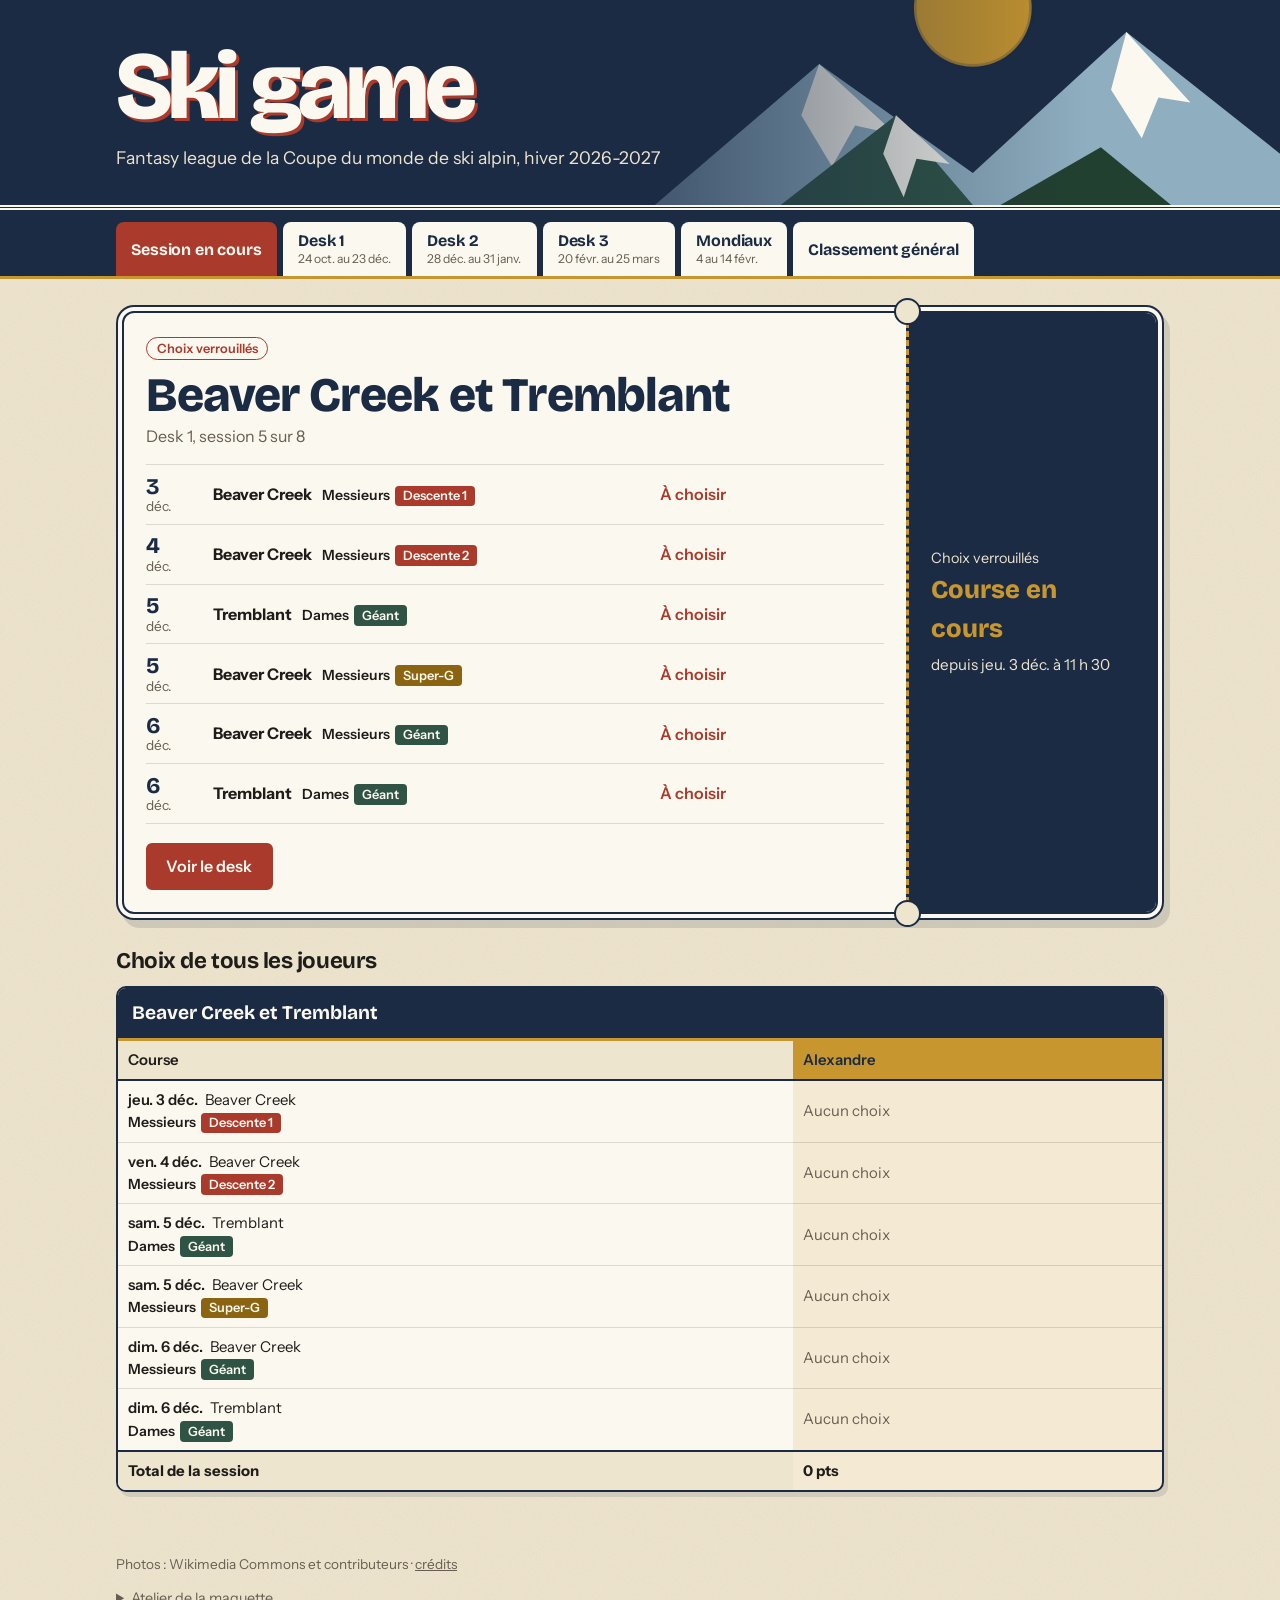
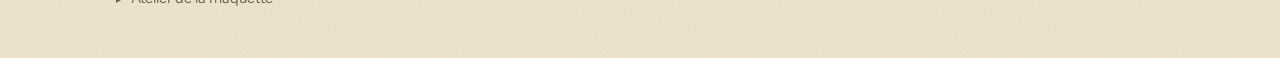
<file: index.html>
<!doctype html>
<html lang="fr">
<head>
  <meta charset="utf-8">
  <meta name="viewport" content="width=device-width, initial-scale=1">
  <title>Ski game</title>
  <meta name="description" content="Fantasy league de la Coupe du monde de ski alpin 2026-2027.">
  <link rel="preconnect" href="https://fonts.googleapis.com">
  <link rel="preconnect" href="https://fonts.gstatic.com" crossorigin>
  <link href="https://fonts.googleapis.com/css2?family=Bricolage+Grotesque:opsz,wght@12..96,500..800&family=Instrument+Sans:wght@400;500;600;700&display=swap" rel="stylesheet">
  <link rel="stylesheet" href="css/style.css">
</head>
<body>
  <a class="skip" href="#panel">Aller au contenu</a>

  <header class="masthead">
    <svg class="masthead__art" viewBox="0 0 1000 300" preserveAspectRatio="xMaxYMid slice" aria-hidden="true" focusable="false">
      <rect width="1000" height="300" fill="var(--nuit)"/>
      <g stroke="var(--ocre)" stroke-width="3" stroke-linecap="round" opacity=".85">
        <line x1="760" y1="60" x2="760" y2="8"/><line x1="760" y1="60" x2="808" y2="18"/><line x1="760" y1="60" x2="712" y2="18"/>
        <line x1="760" y1="60" x2="838" y2="52"/><line x1="760" y1="60" x2="682" y2="52"/>
      </g>
      <circle cx="760" cy="76" r="46" fill="var(--ocre)"/>
      <circle cx="760" cy="76" r="46" fill="none" stroke="var(--nuit)" stroke-width="4" opacity=".25"/>
      <polygon points="430,300 640,120 760,205 880,95 1000,190 1000,300" fill="var(--brume)"/>
      <polygon points="640,120 700,175 668,168 650,200 626,160" fill="var(--neige)"/>
      <polygon points="880,95 930,150 905,146 892,178 868,140" fill="var(--neige)"/>
      <polygon points="520,300 700,160 820,300" fill="var(--sapin)"/>
      <polygon points="700,160 742,198 716,194 706,224 690,190" fill="var(--neige)"/>
      <polygon points="660,300 860,185 1000,300" fill="#22402F"/>
      <g fill="#1A3326">
        <polygon points="560,300 572,262 584,300"/><polygon points="582,300 596,252 610,300"/>
        <polygon points="940,300 953,264 966,300"/><polygon points="962,300 976,254 990,300"/>
      </g>
    </svg>
    <div class="masthead__frame">
      <h1 class="masthead__title">Ski game</h1>
      <p class="masthead__sub">Fantasy league de la Coupe du monde de ski alpin, hiver 2026-2027</p>
    </div>
  </header>

  <nav class="tabs" aria-label="Sections du jeu">
    <div class="tabs__row" role="tablist" id="tabs"></div>
  </nav>

  <main id="panel" class="panel" tabindex="-1" aria-live="polite"></main>

  <p class="credits">Photos : Wikimedia Commons et contributeurs · <a href="credits.html">crédits</a></p>

  <footer class="atelier">
    <details>
      <summary>Atelier de la maquette</summary>
      <div class="atelier__body">
        <p>Cette maquette tourne sans connexion Google ni base de données. Les skieurs, les joueurs et les résultats sont fictifs.</p>
        <div class="atelier__row">
          <button type="button" class="btn" id="btn-demo">Charger la démonstration</button>
          <button type="button" class="btn btn--ghost" id="btn-reset">Effacer mes choix</button>
        </div>
        <div class="atelier__row">
          <label for="sim-date">Date simulée</label>
          <input type="datetime-local" id="sim-date">
          <button type="button" class="btn btn--ghost" id="btn-now">Revenir à maintenant</button>
        </div>
      </div>
    </details>
  </footer>

  <script src="js/data.js"></script>
  <script src="js/game.js"></script>
  <script src="js/athletes.js"></script>
  <script src="js/demo.js"></script>
  <script src="js/app.js"></script>
</body>
</html>
</file>
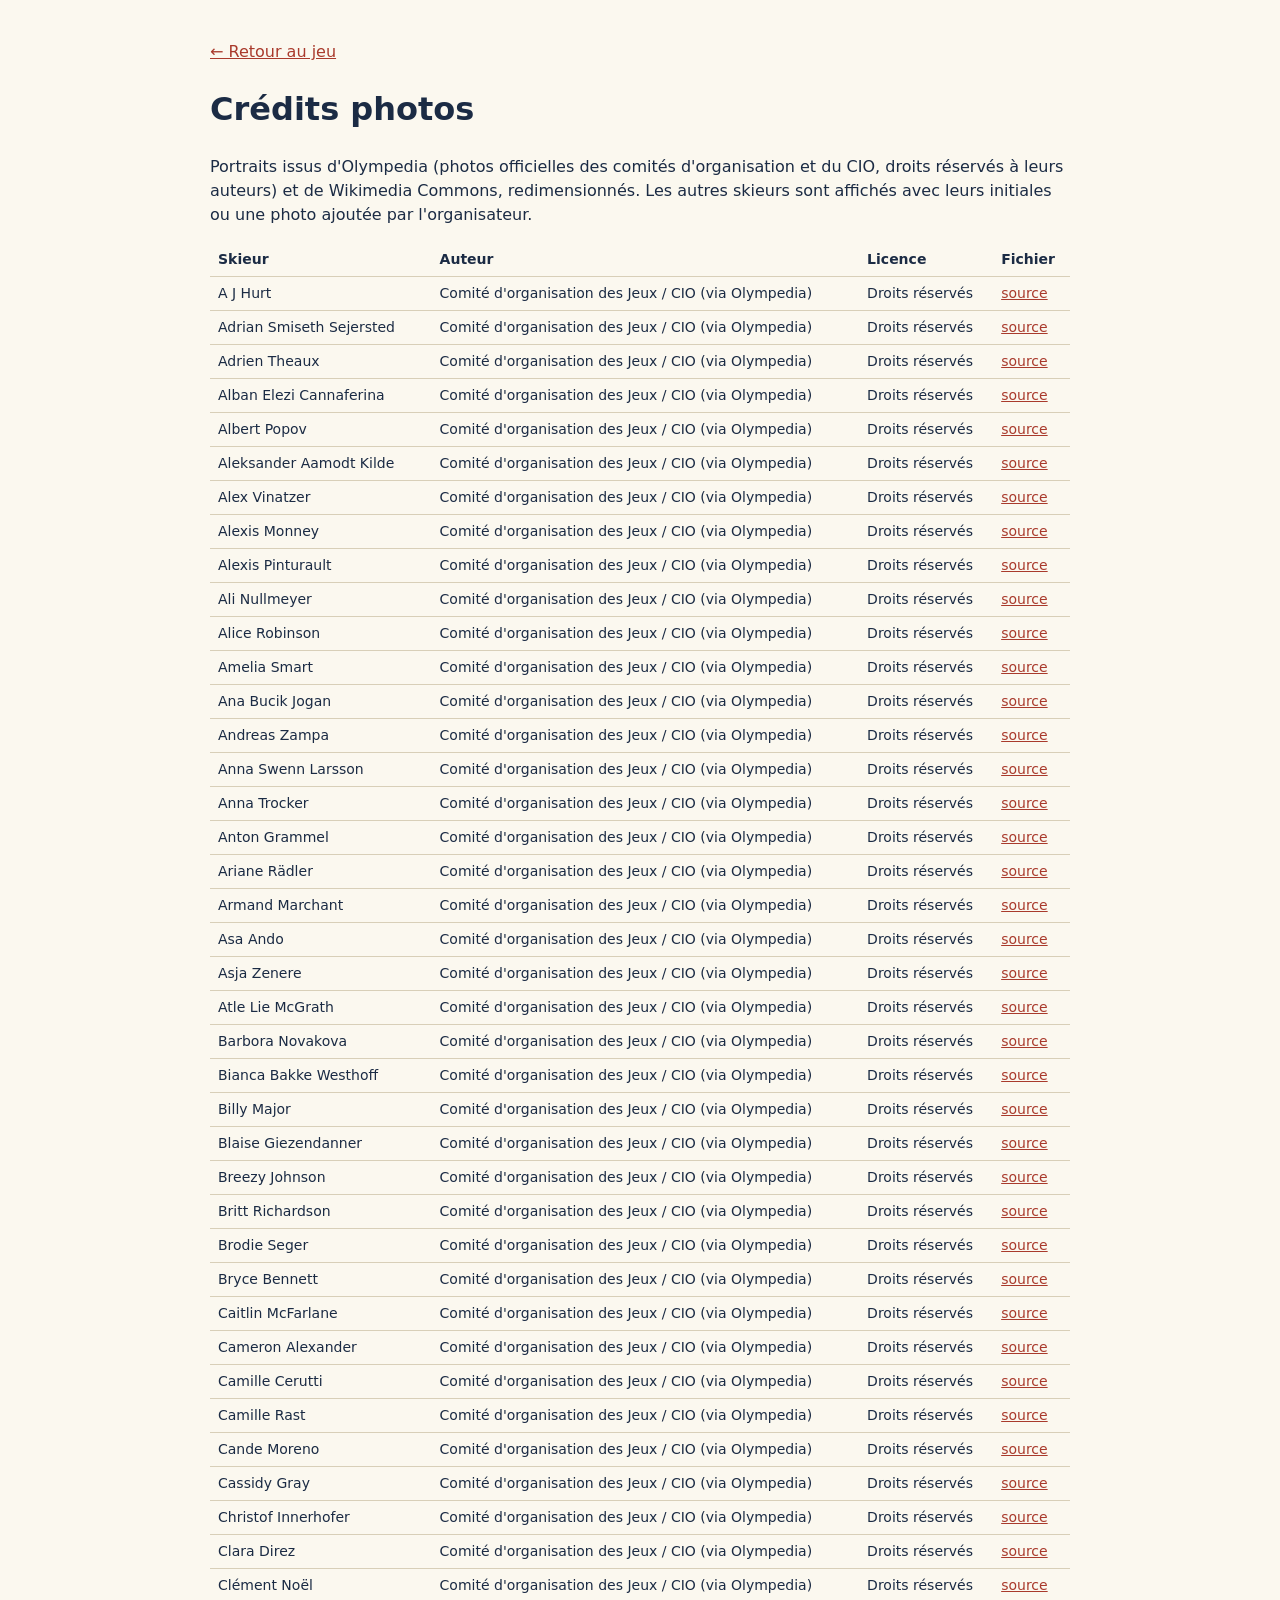
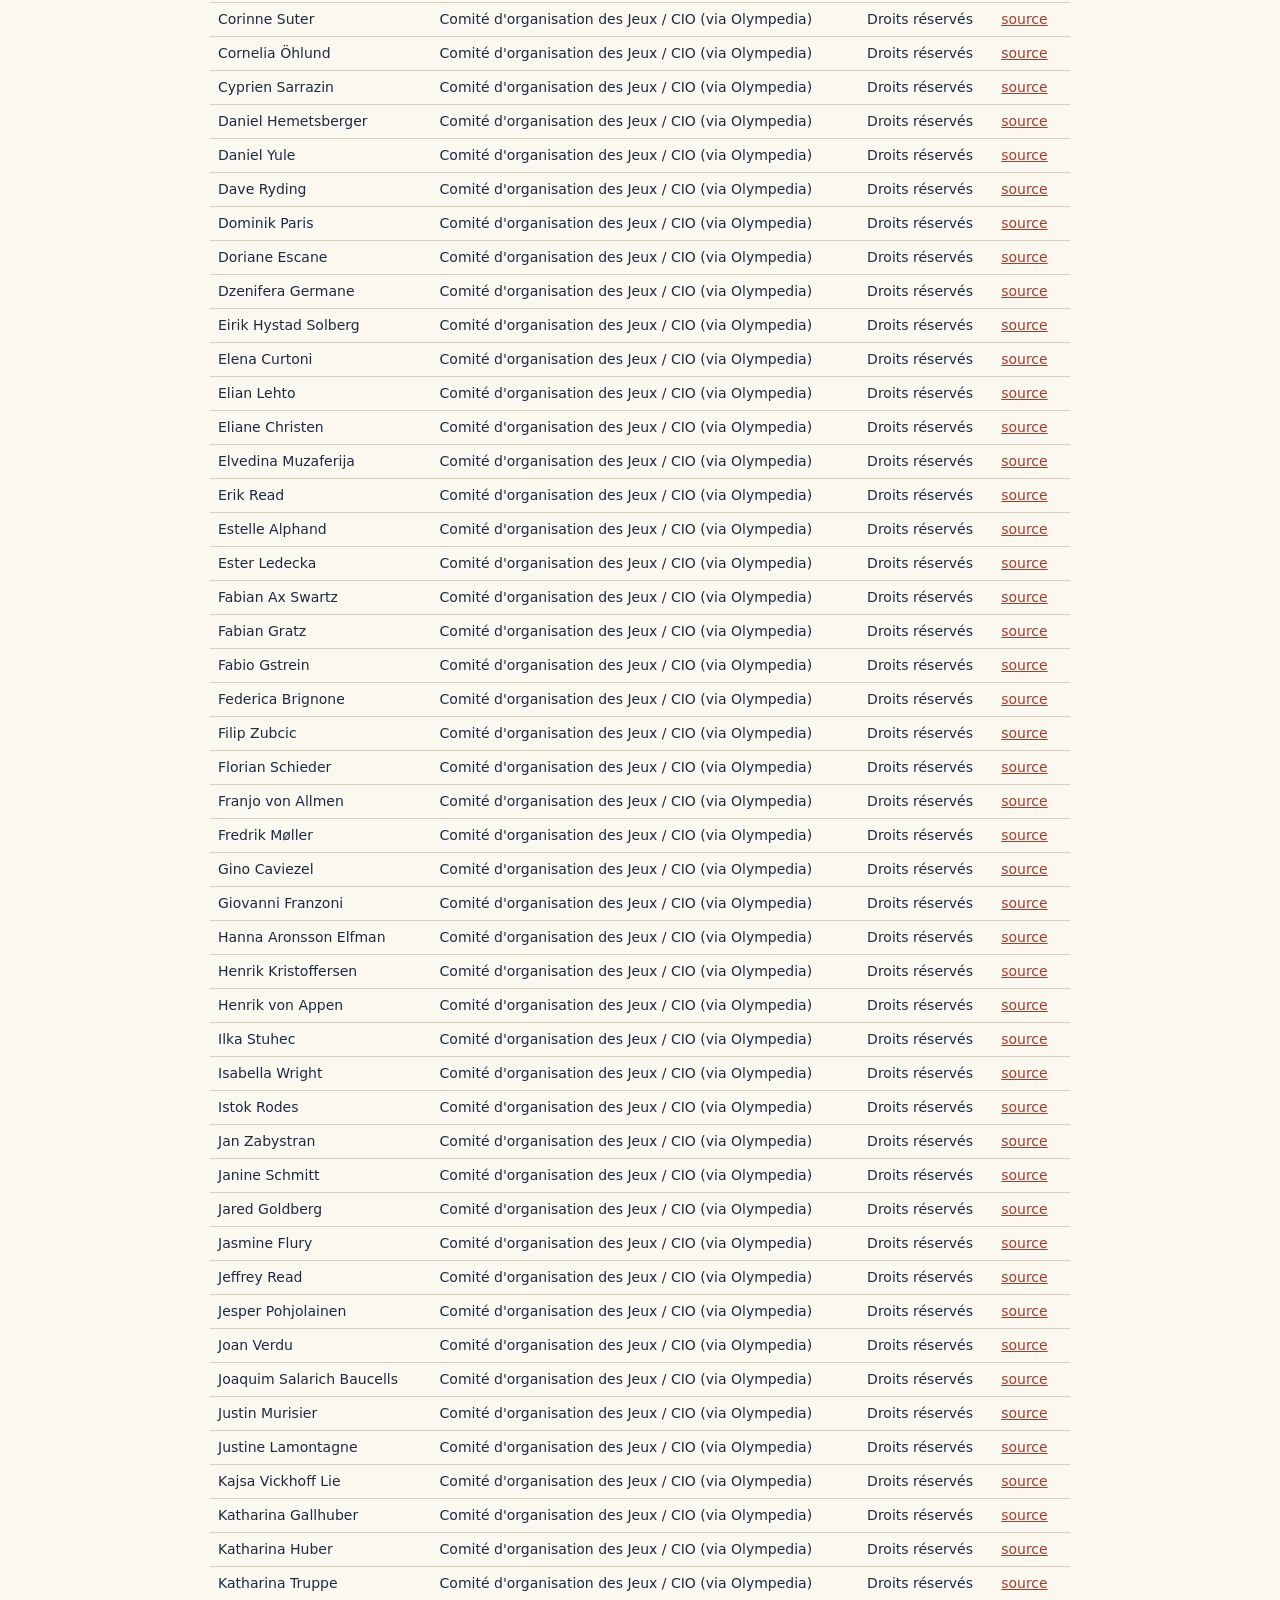
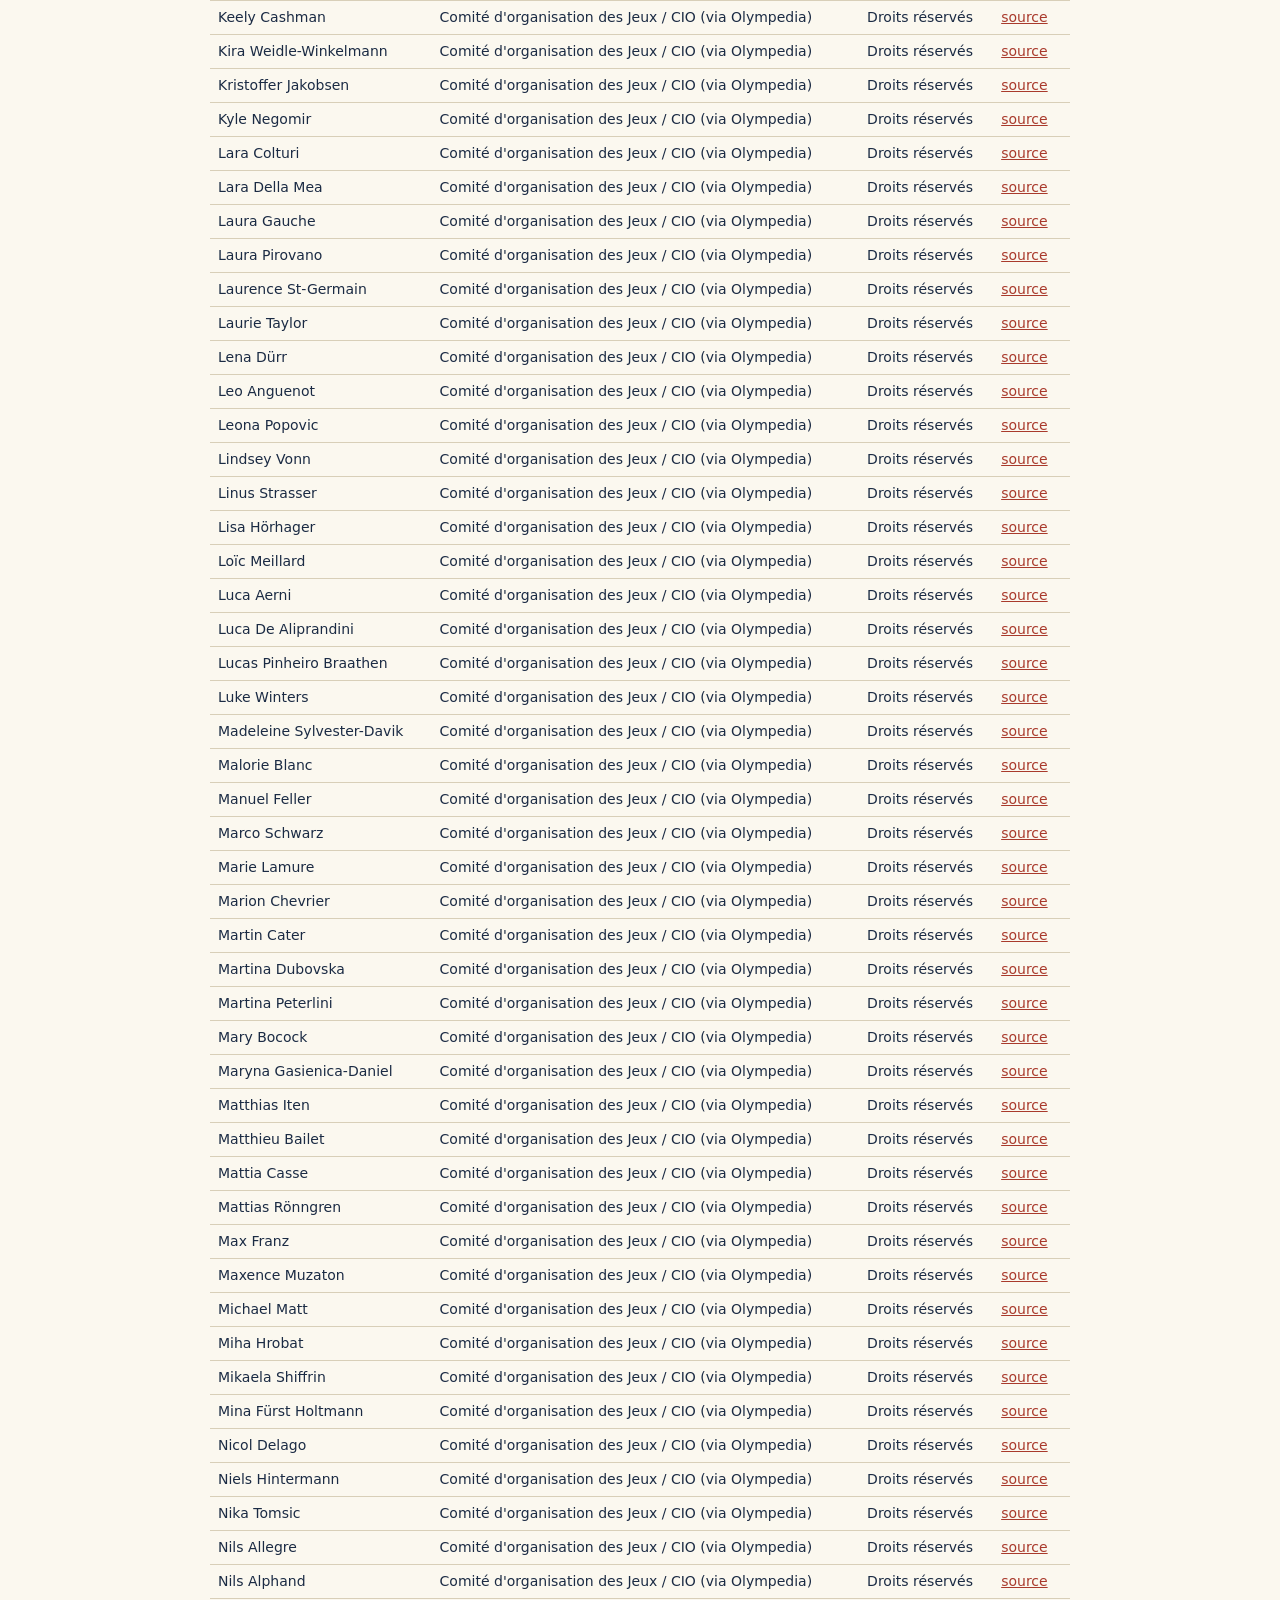
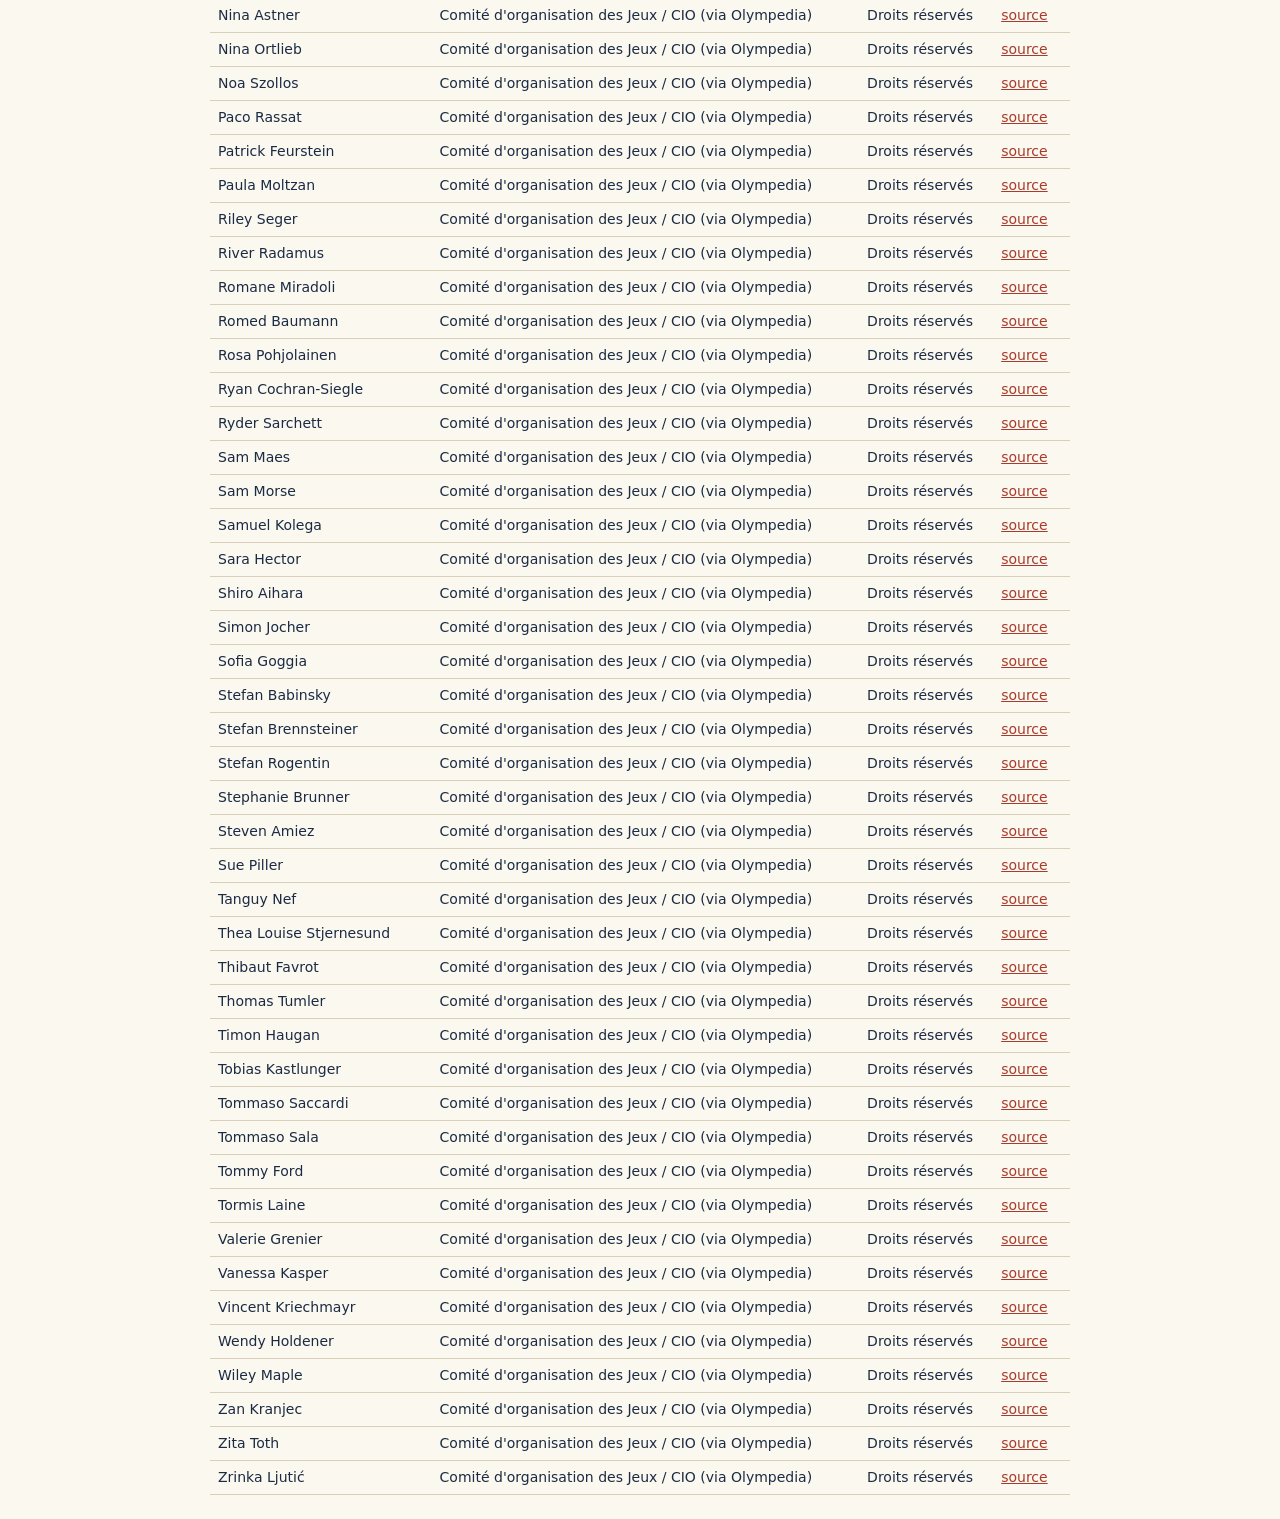
<file: credits.html>
<!doctype html><html lang="fr"><head><meta charset="utf-8"><meta name="viewport" content="width=device-width,initial-scale=1"><title>Crédits photos – Ski game</title>
<style>body{font:16px/1.5 system-ui,sans-serif;max-width:860px;margin:0 auto;padding:24px 16px;background:#fbf8ef;color:#1b2b44}table{border-collapse:collapse;width:100%}td,th{padding:6px 8px;border-bottom:1px solid #d8cfb8;text-align:left;font-size:14px}a{color:#a93a2c}</style></head><body>
<p><a href="./">← Retour au jeu</a></p><h1>Crédits photos</h1>
<p>Portraits issus d'Olympedia (photos officielles des comités d'organisation et du CIO, droits réservés à leurs auteurs) et de Wikimedia Commons, redimensionnés. Les autres skieurs sont affichés avec leurs initiales ou une photo ajoutée par l'organisateur.</p>
<table><thead><tr><th>Skieur</th><th>Auteur</th><th>Licence</th><th>Fichier</th></tr></thead><tbody>
<tr><td>A J Hurt</td><td>Comité d'organisation des Jeux / CIO (via Olympedia)</td><td>Droits réservés</td><td><a href="https://www.olympedia.org/athletes/149062">source</a></td></tr>
<tr><td>Adrian Smiseth Sejersted</td><td>Comité d'organisation des Jeux / CIO (via Olympedia)</td><td>Droits réservés</td><td><a href="https://www.olympedia.org/athletes/148688">source</a></td></tr>
<tr><td>Adrien Theaux</td><td>Comité d'organisation des Jeux / CIO (via Olympedia)</td><td>Droits réservés</td><td><a href="https://www.olympedia.org/athletes/118310">source</a></td></tr>
<tr><td>Alban Elezi Cannaferina</td><td>Comité d'organisation des Jeux / CIO (via Olympedia)</td><td>Droits réservés</td><td><a href="https://www.olympedia.org/athletes/156452">source</a></td></tr>
<tr><td>Albert Popov</td><td>Comité d'organisation des Jeux / CIO (via Olympedia)</td><td>Droits réservés</td><td><a href="https://www.olympedia.org/athletes/136797">source</a></td></tr>
<tr><td>Aleksander Aamodt Kilde</td><td>Comité d'organisation des Jeux / CIO (via Olympedia)</td><td>Droits réservés</td><td><a href="https://www.olympedia.org/athletes/128181">source</a></td></tr>
<tr><td>Alex Vinatzer</td><td>Comité d'organisation des Jeux / CIO (via Olympedia)</td><td>Droits réservés</td><td><a href="https://www.olympedia.org/athletes/137382">source</a></td></tr>
<tr><td>Alexis Monney</td><td>Comité d'organisation des Jeux / CIO (via Olympedia)</td><td>Droits réservés</td><td><a href="https://www.olympedia.org/athletes/157054">source</a></td></tr>
<tr><td>Alexis Pinturault</td><td>Comité d'organisation des Jeux / CIO (via Olympedia)</td><td>Droits réservés</td><td><a href="https://www.olympedia.org/athletes/127712">source</a></td></tr>
<tr><td>Ali Nullmeyer</td><td>Comité d'organisation des Jeux / CIO (via Olympedia)</td><td>Droits réservés</td><td><a href="https://www.olympedia.org/athletes/2301238">source</a></td></tr>
<tr><td>Alice Robinson</td><td>Comité d'organisation des Jeux / CIO (via Olympedia)</td><td>Droits réservés</td><td><a href="https://www.olympedia.org/athletes/137761">source</a></td></tr>
<tr><td>Amelia Smart</td><td>Comité d'organisation des Jeux / CIO (via Olympedia)</td><td>Droits réservés</td><td><a href="https://www.olympedia.org/athletes/2301239">source</a></td></tr>
<tr><td>Ana Bucik Jogan</td><td>Comité d'organisation des Jeux / CIO (via Olympedia)</td><td>Droits réservés</td><td><a href="https://www.olympedia.org/athletes/137976">source</a></td></tr>
<tr><td>Andreas Zampa</td><td>Comité d'organisation des Jeux / CIO (via Olympedia)</td><td>Droits réservés</td><td><a href="https://www.olympedia.org/athletes/128552">source</a></td></tr>
<tr><td>Anna Swenn Larsson</td><td>Comité d'organisation des Jeux / CIO (via Olympedia)</td><td>Droits réservés</td><td><a href="https://www.olympedia.org/athletes/128580">source</a></td></tr>
<tr><td>Anna Trocker</td><td>Comité d'organisation des Jeux / CIO (via Olympedia)</td><td>Droits réservés</td><td><a href="https://www.olympedia.org/athletes/156660">source</a></td></tr>
<tr><td>Anton Grammel</td><td>Comité d'organisation des Jeux / CIO (via Olympedia)</td><td>Droits réservés</td><td><a href="https://www.olympedia.org/athletes/2301442">source</a></td></tr>
<tr><td>Ariane Rädler</td><td>Comité d'organisation des Jeux / CIO (via Olympedia)</td><td>Droits réservés</td><td><a href="https://www.olympedia.org/athletes/147838">source</a></td></tr>
<tr><td>Armand Marchant</td><td>Comité d'organisation des Jeux / CIO (via Olympedia)</td><td>Droits réservés</td><td><a href="https://www.olympedia.org/athletes/147881">source</a></td></tr>
<tr><td>Asa Ando</td><td>Comité d'organisation des Jeux / CIO (via Olympedia)</td><td>Droits réservés</td><td><a href="https://www.olympedia.org/athletes/137433">source</a></td></tr>
<tr><td>Asja Zenere</td><td>Comité d'organisation des Jeux / CIO (via Olympedia)</td><td>Droits réservés</td><td><a href="https://www.olympedia.org/athletes/156661">source</a></td></tr>
<tr><td>Atle Lie McGrath</td><td>Comité d'organisation des Jeux / CIO (via Olympedia)</td><td>Droits réservés</td><td><a href="https://www.olympedia.org/athletes/148686">source</a></td></tr>
<tr><td>Barbora Novakova</td><td>Comité d'organisation des Jeux / CIO (via Olympedia)</td><td>Droits réservés</td><td><a href="https://www.olympedia.org/athletes/138544">source</a></td></tr>
<tr><td>Bianca Bakke Westhoff</td><td>Comité d'organisation des Jeux / CIO (via Olympedia)</td><td>Droits réservés</td><td><a href="https://www.olympedia.org/athletes/156929">source</a></td></tr>
<tr><td>Billy Major</td><td>Comité d'organisation des Jeux / CIO (via Olympedia)</td><td>Droits réservés</td><td><a href="https://www.olympedia.org/athletes/148346">source</a></td></tr>
<tr><td>Blaise Giezendanner</td><td>Comité d'organisation des Jeux / CIO (via Olympedia)</td><td>Droits réservés</td><td><a href="https://www.olympedia.org/athletes/137160">source</a></td></tr>
<tr><td>Breezy Johnson</td><td>Comité d'organisation des Jeux / CIO (via Olympedia)</td><td>Droits réservés</td><td><a href="https://www.olympedia.org/athletes/138247">source</a></td></tr>
<tr><td>Britt Richardson</td><td>Comité d'organisation des Jeux / CIO (via Olympedia)</td><td>Droits réservés</td><td><a href="https://www.olympedia.org/athletes/156118">source</a></td></tr>
<tr><td>Brodie Seger</td><td>Comité d'organisation des Jeux / CIO (via Olympedia)</td><td>Droits réservés</td><td><a href="https://www.olympedia.org/athletes/147912">source</a></td></tr>
<tr><td>Bryce Bennett</td><td>Comité d'organisation des Jeux / CIO (via Olympedia)</td><td>Droits réservés</td><td><a href="https://www.olympedia.org/athletes/138248">source</a></td></tr>
<tr><td>Caitlin McFarlane</td><td>Comité d'organisation des Jeux / CIO (via Olympedia)</td><td>Droits réservés</td><td><a href="https://www.olympedia.org/athletes/138589">source</a></td></tr>
<tr><td>Cameron Alexander</td><td>Comité d'organisation des Jeux / CIO (via Olympedia)</td><td>Droits réservés</td><td><a href="https://www.olympedia.org/athletes/156157">source</a></td></tr>
<tr><td>Camille Cerutti</td><td>Comité d'organisation des Jeux / CIO (via Olympedia)</td><td>Droits réservés</td><td><a href="https://www.olympedia.org/athletes/2301102">source</a></td></tr>
<tr><td>Camille Rast</td><td>Comité d'organisation des Jeux / CIO (via Olympedia)</td><td>Droits réservés</td><td><a href="https://www.olympedia.org/athletes/148900">source</a></td></tr>
<tr><td>Cande Moreno</td><td>Comité d'organisation des Jeux / CIO (via Olympedia)</td><td>Droits réservés</td><td><a href="https://www.olympedia.org/athletes/147811">source</a></td></tr>
<tr><td>Cassidy Gray</td><td>Comité d'organisation des Jeux / CIO (via Olympedia)</td><td>Droits réservés</td><td><a href="https://www.olympedia.org/athletes/147911">source</a></td></tr>
<tr><td>Christof Innerhofer</td><td>Comité d'organisation des Jeux / CIO (via Olympedia)</td><td>Droits réservés</td><td><a href="https://www.olympedia.org/athletes/118341">source</a></td></tr>
<tr><td>Clara Direz</td><td>Comité d'organisation des Jeux / CIO (via Olympedia)</td><td>Droits réservés</td><td><a href="https://www.olympedia.org/athletes/2300337">source</a></td></tr>
<tr><td>Clément Noël</td><td>Comité d'organisation des Jeux / CIO (via Olympedia)</td><td>Droits réservés</td><td><a href="https://www.olympedia.org/athletes/137163">source</a></td></tr>
<tr><td>Corinne Suter</td><td>Comité d'organisation des Jeux / CIO (via Olympedia)</td><td>Droits réservés</td><td><a href="https://www.olympedia.org/athletes/138017">source</a></td></tr>
<tr><td>Cornelia Öhlund</td><td>Comité d'organisation des Jeux / CIO (via Olympedia)</td><td>Droits réservés</td><td><a href="https://www.olympedia.org/athletes/157119">source</a></td></tr>
<tr><td>Cyprien Sarrazin</td><td>Comité d'organisation des Jeux / CIO (via Olympedia)</td><td>Droits réservés</td><td><a href="https://www.olympedia.org/athletes/148324">source</a></td></tr>
<tr><td>Daniel Hemetsberger</td><td>Comité d'organisation des Jeux / CIO (via Olympedia)</td><td>Droits réservés</td><td><a href="https://www.olympedia.org/athletes/147842">source</a></td></tr>
<tr><td>Daniel Yule</td><td>Comité d'organisation des Jeux / CIO (via Olympedia)</td><td>Droits réservés</td><td><a href="https://www.olympedia.org/athletes/128463">source</a></td></tr>
<tr><td>Dave Ryding</td><td>Comité d'organisation des Jeux / CIO (via Olympedia)</td><td>Droits réservés</td><td><a href="https://www.olympedia.org/athletes/118347">source</a></td></tr>
<tr><td>Dominik Paris</td><td>Comité d'organisation des Jeux / CIO (via Olympedia)</td><td>Droits réservés</td><td><a href="https://www.olympedia.org/athletes/118350">source</a></td></tr>
<tr><td>Doriane Escane</td><td>Comité d'organisation des Jeux / CIO (via Olympedia)</td><td>Droits réservés</td><td><a href="https://www.olympedia.org/athletes/156406">source</a></td></tr>
<tr><td>Dzenifera Germane</td><td>Comité d'organisation des Jeux / CIO (via Olympedia)</td><td>Droits réservés</td><td><a href="https://www.olympedia.org/athletes/138564">source</a></td></tr>
<tr><td>Eirik Hystad Solberg</td><td>Comité d'organisation des Jeux / CIO (via Olympedia)</td><td>Droits réservés</td><td><a href="https://www.olympedia.org/athletes/156945">source</a></td></tr>
<tr><td>Elena Curtoni</td><td>Comité d'organisation des Jeux / CIO (via Olympedia)</td><td>Droits réservés</td><td><a href="https://www.olympedia.org/athletes/148465">source</a></td></tr>
<tr><td>Elian Lehto</td><td>Comité d'organisation des Jeux / CIO (via Olympedia)</td><td>Droits réservés</td><td><a href="https://www.olympedia.org/athletes/156371">source</a></td></tr>
<tr><td>Eliane Christen</td><td>Comité d'organisation des Jeux / CIO (via Olympedia)</td><td>Droits réservés</td><td><a href="https://www.olympedia.org/athletes/157026">source</a></td></tr>
<tr><td>Elvedina Muzaferija</td><td>Comité d'organisation des Jeux / CIO (via Olympedia)</td><td>Droits réservés</td><td><a href="https://www.olympedia.org/athletes/136765">source</a></td></tr>
<tr><td>Erik Read</td><td>Comité d'organisation des Jeux / CIO (via Olympedia)</td><td>Droits réservés</td><td><a href="https://www.olympedia.org/athletes/136817">source</a></td></tr>
<tr><td>Estelle Alphand</td><td>Comité d'organisation des Jeux / CIO (via Olympedia)</td><td>Droits réservés</td><td><a href="https://www.olympedia.org/athletes/138143">source</a></td></tr>
<tr><td>Ester Ledecka</td><td>Comité d'organisation des Jeux / CIO (via Olympedia)</td><td>Droits réservés</td><td><a href="https://www.olympedia.org/athletes/127620">source</a></td></tr>
<tr><td>Fabian Ax Swartz</td><td>Comité d'organisation des Jeux / CIO (via Olympedia)</td><td>Droits réservés</td><td><a href="https://www.olympedia.org/athletes/157135">source</a></td></tr>
<tr><td>Fabian Gratz</td><td>Comité d'organisation des Jeux / CIO (via Olympedia)</td><td>Droits réservés</td><td><a href="https://www.olympedia.org/athletes/156578">source</a></td></tr>
<tr><td>Fabio Gstrein</td><td>Comité d'organisation des Jeux / CIO (via Olympedia)</td><td>Droits réservés</td><td><a href="https://www.olympedia.org/athletes/156065">source</a></td></tr>
<tr><td>Federica Brignone</td><td>Comité d'organisation des Jeux / CIO (via Olympedia)</td><td>Droits réservés</td><td><a href="https://www.olympedia.org/athletes/118361">source</a></td></tr>
<tr><td>Filip Zubcic</td><td>Comité d'organisation des Jeux / CIO (via Olympedia)</td><td>Droits réservés</td><td><a href="https://www.olympedia.org/athletes/127584">source</a></td></tr>
<tr><td>Florian Schieder</td><td>Comité d'organisation des Jeux / CIO (via Olympedia)</td><td>Droits réservés</td><td><a href="https://www.olympedia.org/athletes/156713">source</a></td></tr>
<tr><td>Franjo von Allmen</td><td>Comité d'organisation des Jeux / CIO (via Olympedia)</td><td>Droits réservés</td><td><a href="https://www.olympedia.org/athletes/157056">source</a></td></tr>
<tr><td>Fredrik Møller</td><td>Comité d'organisation des Jeux / CIO (via Olympedia)</td><td>Droits réservés</td><td><a href="https://www.olympedia.org/athletes/156943">source</a></td></tr>
<tr><td>Gino Caviezel</td><td>Comité d'organisation des Jeux / CIO (via Olympedia)</td><td>Droits réservés</td><td><a href="https://www.olympedia.org/athletes/128458">source</a></td></tr>
<tr><td>Giovanni Franzoni</td><td>Comité d'organisation des Jeux / CIO (via Olympedia)</td><td>Droits réservés</td><td><a href="https://www.olympedia.org/athletes/156710">source</a></td></tr>
<tr><td>Hanna Aronsson Elfman</td><td>Comité d'organisation des Jeux / CIO (via Olympedia)</td><td>Droits réservés</td><td><a href="https://www.olympedia.org/athletes/138660">source</a></td></tr>
<tr><td>Henrik Kristoffersen</td><td>Comité d'organisation des Jeux / CIO (via Olympedia)</td><td>Droits réservés</td><td><a href="https://www.olympedia.org/athletes/128182">source</a></td></tr>
<tr><td>Henrik von Appen</td><td>Comité d'organisation des Jeux / CIO (via Olympedia)</td><td>Droits réservés</td><td><a href="https://www.olympedia.org/athletes/127549">source</a></td></tr>
<tr><td>Ilka Stuhec</td><td>Comité d'organisation des Jeux / CIO (via Olympedia)</td><td>Droits réservés</td><td><a href="https://www.olympedia.org/athletes/128413">source</a></td></tr>
<tr><td>Isabella Wright</td><td>Comité d'organisation des Jeux / CIO (via Olympedia)</td><td>Droits réservés</td><td><a href="https://www.olympedia.org/athletes/149066">source</a></td></tr>
<tr><td>Istok Rodes</td><td>Comité d'organisation des Jeux / CIO (via Olympedia)</td><td>Droits réservés</td><td><a href="https://www.olympedia.org/athletes/136995">source</a></td></tr>
<tr><td>Jan Zabystran</td><td>Comité d'organisation des Jeux / CIO (via Olympedia)</td><td>Droits réservés</td><td><a href="https://www.olympedia.org/athletes/137007">source</a></td></tr>
<tr><td>Janine Schmitt</td><td>Comité d'organisation des Jeux / CIO (via Olympedia)</td><td>Droits réservés</td><td><a href="https://www.olympedia.org/athletes/157029">source</a></td></tr>
<tr><td>Jared Goldberg</td><td>Comité d'organisation des Jeux / CIO (via Olympedia)</td><td>Droits réservés</td><td><a href="https://www.olympedia.org/athletes/128673">source</a></td></tr>
<tr><td>Jasmine Flury</td><td>Comité d'organisation des Jeux / CIO (via Olympedia)</td><td>Droits réservés</td><td><a href="https://www.olympedia.org/athletes/138014">source</a></td></tr>
<tr><td>Jeffrey Read</td><td>Comité d'organisation des Jeux / CIO (via Olympedia)</td><td>Droits réservés</td><td><a href="https://www.olympedia.org/athletes/156158">source</a></td></tr>
<tr><td>Jesper Pohjolainen</td><td>Comité d'organisation des Jeux / CIO (via Olympedia)</td><td>Droits réservés</td><td><a href="https://www.olympedia.org/athletes/156372">source</a></td></tr>
<tr><td>Joan Verdu</td><td>Comité d'organisation des Jeux / CIO (via Olympedia)</td><td>Droits réservés</td><td><a href="https://www.olympedia.org/athletes/127268">source</a></td></tr>
<tr><td>Joaquim Salarich Baucells</td><td>Comité d'organisation des Jeux / CIO (via Olympedia)</td><td>Droits réservés</td><td><a href="https://www.olympedia.org/athletes/138400">source</a></td></tr>
<tr><td>Justin Murisier</td><td>Comité d'organisation des Jeux / CIO (via Olympedia)</td><td>Droits réservés</td><td><a href="https://www.olympedia.org/athletes/128462">source</a></td></tr>
<tr><td>Justine Lamontagne</td><td>Comité d'organisation des Jeux / CIO (via Olympedia)</td><td>Droits réservés</td><td><a href="https://www.olympedia.org/athletes/156117">source</a></td></tr>
<tr><td>Kajsa Vickhoff Lie</td><td>Comité d'organisation des Jeux / CIO (via Olympedia)</td><td>Droits réservés</td><td><a href="https://www.olympedia.org/athletes/2301657">source</a></td></tr>
<tr><td>Katharina Gallhuber</td><td>Comité d'organisation des Jeux / CIO (via Olympedia)</td><td>Droits réservés</td><td><a href="https://www.olympedia.org/athletes/136696">source</a></td></tr>
<tr><td>Katharina Huber</td><td>Comité d'organisation des Jeux / CIO (via Olympedia)</td><td>Droits réservés</td><td><a href="https://www.olympedia.org/athletes/147836">source</a></td></tr>
<tr><td>Katharina Truppe</td><td>Comité d'organisation des Jeux / CIO (via Olympedia)</td><td>Droits réservés</td><td><a href="https://www.olympedia.org/athletes/147840">source</a></td></tr>
<tr><td>Keely Cashman</td><td>Comité d'organisation des Jeux / CIO (via Olympedia)</td><td>Droits réservés</td><td><a href="https://www.olympedia.org/athletes/2302012">source</a></td></tr>
<tr><td>Kira Weidle-Winkelmann</td><td>Comité d'organisation des Jeux / CIO (via Olympedia)</td><td>Droits réservés</td><td><a href="https://www.olympedia.org/athletes/137238">source</a></td></tr>
<tr><td>Kristoffer Jakobsen</td><td>Comité d'organisation des Jeux / CIO (via Olympedia)</td><td>Droits réservés</td><td><a href="https://www.olympedia.org/athletes/138145">source</a></td></tr>
<tr><td>Kyle Negomir</td><td>Comité d'organisation des Jeux / CIO (via Olympedia)</td><td>Droits réservés</td><td><a href="https://www.olympedia.org/athletes/157252">source</a></td></tr>
<tr><td>Lara Colturi</td><td>Comité d'organisation des Jeux / CIO (via Olympedia)</td><td>Droits réservés</td><td><a href="https://www.olympedia.org/athletes/156011">source</a></td></tr>
<tr><td>Lara Della Mea</td><td>Comité d'organisation des Jeux / CIO (via Olympedia)</td><td>Droits réservés</td><td><a href="https://www.olympedia.org/athletes/148467">source</a></td></tr>
<tr><td>Laura Gauche</td><td>Comité d'organisation des Jeux / CIO (via Olympedia)</td><td>Droits réservés</td><td><a href="https://www.olympedia.org/athletes/137156">source</a></td></tr>
<tr><td>Laura Pirovano</td><td>Comité d'organisation des Jeux / CIO (via Olympedia)</td><td>Droits réservés</td><td><a href="https://www.olympedia.org/athletes/156659">source</a></td></tr>
<tr><td>Laurence St-Germain</td><td>Comité d'organisation des Jeux / CIO (via Olympedia)</td><td>Droits réservés</td><td><a href="https://www.olympedia.org/athletes/136814">source</a></td></tr>
<tr><td>Laurie Taylor</td><td>Comité d'organisation des Jeux / CIO (via Olympedia)</td><td>Droits réservés</td><td><a href="https://www.olympedia.org/athletes/137204">source</a></td></tr>
<tr><td>Lena Dürr</td><td>Comité d'organisation des Jeux / CIO (via Olympedia)</td><td>Droits réservés</td><td><a href="https://www.olympedia.org/athletes/137235">source</a></td></tr>
<tr><td>Leo Anguenot</td><td>Comité d'organisation des Jeux / CIO (via Olympedia)</td><td>Droits réservés</td><td><a href="https://www.olympedia.org/athletes/2301100">source</a></td></tr>
<tr><td>Leona Popovic</td><td>Comité d'organisation des Jeux / CIO (via Olympedia)</td><td>Droits réservés</td><td><a href="https://www.olympedia.org/athletes/136990">source</a></td></tr>
<tr><td>Lindsey Vonn</td><td>Comité d'organisation des Jeux / CIO (via Olympedia)</td><td>Droits réservés</td><td><a href="https://www.olympedia.org/athletes/101437">source</a></td></tr>
<tr><td>Linus Strasser</td><td>Comité d'organisation des Jeux / CIO (via Olympedia)</td><td>Droits réservés</td><td><a href="https://www.olympedia.org/athletes/137245">source</a></td></tr>
<tr><td>Lisa Hörhager</td><td>Comité d'organisation des Jeux / CIO (via Olympedia)</td><td>Droits réservés</td><td><a href="https://www.olympedia.org/athletes/156043">source</a></td></tr>
<tr><td>Loïc Meillard</td><td>Comité d'organisation des Jeux / CIO (via Olympedia)</td><td>Droits réservés</td><td><a href="https://www.olympedia.org/athletes/138020">source</a></td></tr>
<tr><td>Luca Aerni</td><td>Comité d'organisation des Jeux / CIO (via Olympedia)</td><td>Droits réservés</td><td><a href="https://www.olympedia.org/athletes/128457">source</a></td></tr>
<tr><td>Luca De Aliprandini</td><td>Comité d'organisation des Jeux / CIO (via Olympedia)</td><td>Droits réservés</td><td><a href="https://www.olympedia.org/athletes/127914">source</a></td></tr>
<tr><td>Lucas Pinheiro Braathen</td><td>Comité d'organisation des Jeux / CIO (via Olympedia)</td><td>Droits réservés</td><td><a href="https://www.olympedia.org/athletes/148687">source</a></td></tr>
<tr><td>Luke Winters</td><td>Comité d'organisation des Jeux / CIO (via Olympedia)</td><td>Droits réservés</td><td><a href="https://www.olympedia.org/athletes/149067">source</a></td></tr>
<tr><td>Madeleine Sylvester-Davik</td><td>Comité d'organisation des Jeux / CIO (via Olympedia)</td><td>Droits réservés</td><td><a href="https://www.olympedia.org/athletes/156928">source</a></td></tr>
<tr><td>Malorie Blanc</td><td>Comité d'organisation des Jeux / CIO (via Olympedia)</td><td>Droits réservés</td><td><a href="https://www.olympedia.org/athletes/157025">source</a></td></tr>
<tr><td>Manuel Feller</td><td>Comité d'organisation des Jeux / CIO (via Olympedia)</td><td>Droits réservés</td><td><a href="https://www.olympedia.org/athletes/136703">source</a></td></tr>
<tr><td>Marco Schwarz</td><td>Comité d'organisation des Jeux / CIO (via Olympedia)</td><td>Droits réservés</td><td><a href="https://www.olympedia.org/athletes/136707">source</a></td></tr>
<tr><td>Marie Lamure</td><td>Comité d'organisation des Jeux / CIO (via Olympedia)</td><td>Droits réservés</td><td><a href="https://www.olympedia.org/athletes/156407">source</a></td></tr>
<tr><td>Marion Chevrier</td><td>Comité d'organisation des Jeux / CIO (via Olympedia)</td><td>Droits réservés</td><td><a href="https://www.olympedia.org/athletes/156405">source</a></td></tr>
<tr><td>Martin Cater</td><td>Comité d'organisation des Jeux / CIO (via Olympedia)</td><td>Droits réservés</td><td><a href="https://www.olympedia.org/athletes/137979">source</a></td></tr>
<tr><td>Martina Dubovska</td><td>Comité d'organisation des Jeux / CIO (via Olympedia)</td><td>Droits réservés</td><td><a href="https://www.olympedia.org/athletes/127589">source</a></td></tr>
<tr><td>Martina Peterlini</td><td>Comité d'organisation des Jeux / CIO (via Olympedia)</td><td>Droits réservés</td><td><a href="https://www.olympedia.org/athletes/156658">source</a></td></tr>
<tr><td>Mary Bocock</td><td>Comité d'organisation des Jeux / CIO (via Olympedia)</td><td>Droits réservés</td><td><a href="https://www.olympedia.org/athletes/157204">source</a></td></tr>
<tr><td>Maryna Gasienica-Daniel</td><td>Comité d'organisation des Jeux / CIO (via Olympedia)</td><td>Droits réservés</td><td><a href="https://www.olympedia.org/athletes/128253">source</a></td></tr>
<tr><td>Matthias Iten</td><td>Comité d'organisation des Jeux / CIO (via Olympedia)</td><td>Droits réservés</td><td><a href="https://www.olympedia.org/athletes/157053">source</a></td></tr>
<tr><td>Matthieu Bailet</td><td>Comité d'organisation des Jeux / CIO (via Olympedia)</td><td>Droits réservés</td><td><a href="https://www.olympedia.org/athletes/148322">source</a></td></tr>
<tr><td>Mattia Casse</td><td>Comité d'organisation des Jeux / CIO (via Olympedia)</td><td>Droits réservés</td><td><a href="https://www.olympedia.org/athletes/156709">source</a></td></tr>
<tr><td>Mattias Rönngren</td><td>Comité d'organisation des Jeux / CIO (via Olympedia)</td><td>Droits réservés</td><td><a href="https://www.olympedia.org/athletes/148987">source</a></td></tr>
<tr><td>Max Franz</td><td>Comité d'organisation des Jeux / CIO (via Olympedia)</td><td>Droits réservés</td><td><a href="https://www.olympedia.org/athletes/127323">source</a></td></tr>
<tr><td>Maxence Muzaton</td><td>Comité d'organisation des Jeux / CIO (via Olympedia)</td><td>Droits réservés</td><td><a href="https://www.olympedia.org/athletes/137162">source</a></td></tr>
<tr><td>Michael Matt</td><td>Comité d'organisation des Jeux / CIO (via Olympedia)</td><td>Droits réservés</td><td><a href="https://www.olympedia.org/athletes/136706">source</a></td></tr>
<tr><td>Miha Hrobat</td><td>Comité d'organisation des Jeux / CIO (via Olympedia)</td><td>Droits réservés</td><td><a href="https://www.olympedia.org/athletes/137981">source</a></td></tr>
<tr><td>Mikaela Shiffrin</td><td>Comité d'organisation des Jeux / CIO (via Olympedia)</td><td>Droits réservés</td><td><a href="https://www.olympedia.org/athletes/128669">source</a></td></tr>
<tr><td>Mina Fürst Holtmann</td><td>Comité d'organisation des Jeux / CIO (via Olympedia)</td><td>Droits réservés</td><td><a href="https://www.olympedia.org/athletes/2300665">source</a></td></tr>
<tr><td>Nicol Delago</td><td>Comité d'organisation des Jeux / CIO (via Olympedia)</td><td>Droits réservés</td><td><a href="https://www.olympedia.org/athletes/137376">source</a></td></tr>
<tr><td>Niels Hintermann</td><td>Comité d'organisation des Jeux / CIO (via Olympedia)</td><td>Droits réservés</td><td><a href="https://www.olympedia.org/athletes/148902">source</a></td></tr>
<tr><td>Nika Tomsic</td><td>Comité d'organisation des Jeux / CIO (via Olympedia)</td><td>Droits réservés</td><td><a href="https://www.olympedia.org/athletes/157010">source</a></td></tr>
<tr><td>Nils Allegre</td><td>Comité d'organisation des Jeux / CIO (via Olympedia)</td><td>Droits réservés</td><td><a href="https://www.olympedia.org/athletes/148321">source</a></td></tr>
<tr><td>Nils Alphand</td><td>Comité d'organisation des Jeux / CIO (via Olympedia)</td><td>Droits réservés</td><td><a href="https://www.olympedia.org/athletes/156450">source</a></td></tr>
<tr><td>Nina Astner</td><td>Comité d'organisation des Jeux / CIO (via Olympedia)</td><td>Droits réservés</td><td><a href="https://www.olympedia.org/athletes/156042">source</a></td></tr>
<tr><td>Nina Ortlieb</td><td>Comité d'organisation des Jeux / CIO (via Olympedia)</td><td>Droits réservés</td><td><a href="https://www.olympedia.org/athletes/156044">source</a></td></tr>
<tr><td>Noa Szollos</td><td>Comité d'organisation des Jeux / CIO (via Olympedia)</td><td>Droits réservés</td><td><a href="https://www.olympedia.org/athletes/138588">source</a></td></tr>
<tr><td>Paco Rassat</td><td>Comité d'organisation des Jeux / CIO (via Olympedia)</td><td>Droits réservés</td><td><a href="https://www.olympedia.org/athletes/156453">source</a></td></tr>
<tr><td>Patrick Feurstein</td><td>Comité d'organisation des Jeux / CIO (via Olympedia)</td><td>Droits réservés</td><td><a href="https://www.olympedia.org/athletes/156064">source</a></td></tr>
<tr><td>Paula Moltzan</td><td>Comité d'organisation des Jeux / CIO (via Olympedia)</td><td>Droits réservés</td><td><a href="https://www.olympedia.org/athletes/149064">source</a></td></tr>
<tr><td>Riley Seger</td><td>Comité d'organisation des Jeux / CIO (via Olympedia)</td><td>Droits réservés</td><td><a href="https://www.olympedia.org/athletes/156159">source</a></td></tr>
<tr><td>River Radamus</td><td>Comité d'organisation des Jeux / CIO (via Olympedia)</td><td>Droits réservés</td><td><a href="https://www.olympedia.org/athletes/2302013">source</a></td></tr>
<tr><td>Romane Miradoli</td><td>Comité d'organisation des Jeux / CIO (via Olympedia)</td><td>Droits réservés</td><td><a href="https://www.olympedia.org/athletes/137158">source</a></td></tr>
<tr><td>Romed Baumann</td><td>Comité d'organisation des Jeux / CIO (via Olympedia)</td><td>Droits réservés</td><td><a href="https://www.olympedia.org/athletes/118457">source</a></td></tr>
<tr><td>Rosa Pohjolainen</td><td>Comité d'organisation des Jeux / CIO (via Olympedia)</td><td>Droits réservés</td><td><a href="https://www.olympedia.org/athletes/138534">source</a></td></tr>
<tr><td>Ryan Cochran-Siegle</td><td>Comité d'organisation des Jeux / CIO (via Olympedia)</td><td>Droits réservés</td><td><a href="https://www.olympedia.org/athletes/138251">source</a></td></tr>
<tr><td>Ryder Sarchett</td><td>Comité d'organisation des Jeux / CIO (via Olympedia)</td><td>Droits réservés</td><td><a href="https://www.olympedia.org/athletes/157253">source</a></td></tr>
<tr><td>Sam Maes</td><td>Comité d'organisation des Jeux / CIO (via Olympedia)</td><td>Droits réservés</td><td><a href="https://www.olympedia.org/athletes/136753">source</a></td></tr>
<tr><td>Sam Morse</td><td>Comité d'organisation des Jeux / CIO (via Olympedia)</td><td>Droits réservés</td><td><a href="https://www.olympedia.org/athletes/157251">source</a></td></tr>
<tr><td>Samuel Kolega</td><td>Comité d'organisation des Jeux / CIO (via Olympedia)</td><td>Droits réservés</td><td><a href="https://www.olympedia.org/athletes/136994">source</a></td></tr>
<tr><td>Sara Hector</td><td>Comité d'organisation des Jeux / CIO (via Olympedia)</td><td>Droits réservés</td><td><a href="https://www.olympedia.org/athletes/128579">source</a></td></tr>
<tr><td>Shiro Aihara</td><td>Comité d'organisation des Jeux / CIO (via Olympedia)</td><td>Droits réservés</td><td><a href="https://www.olympedia.org/athletes/156786">source</a></td></tr>
<tr><td>Simon Jocher</td><td>Comité d'organisation des Jeux / CIO (via Olympedia)</td><td>Droits réservés</td><td><a href="https://www.olympedia.org/athletes/148381">source</a></td></tr>
<tr><td>Sofia Goggia</td><td>Comité d'organisation des Jeux / CIO (via Olympedia)</td><td>Droits réservés</td><td><a href="https://www.olympedia.org/athletes/137377">source</a></td></tr>
<tr><td>Stefan Babinsky</td><td>Comité d'organisation des Jeux / CIO (via Olympedia)</td><td>Droits réservés</td><td><a href="https://www.olympedia.org/athletes/156062">source</a></td></tr>
<tr><td>Stefan Brennsteiner</td><td>Comité d'organisation des Jeux / CIO (via Olympedia)</td><td>Droits réservés</td><td><a href="https://www.olympedia.org/athletes/136702">source</a></td></tr>
<tr><td>Stefan Rogentin</td><td>Comité d'organisation des Jeux / CIO (via Olympedia)</td><td>Droits réservés</td><td><a href="https://www.olympedia.org/athletes/148904">source</a></td></tr>
<tr><td>Stephanie Brunner</td><td>Comité d'organisation des Jeux / CIO (via Olympedia)</td><td>Droits réservés</td><td><a href="https://www.olympedia.org/athletes/136694">source</a></td></tr>
<tr><td>Steven Amiez</td><td>Comité d'organisation des Jeux / CIO (via Olympedia)</td><td>Droits réservés</td><td><a href="https://www.olympedia.org/athletes/156451">source</a></td></tr>
<tr><td>Sue Piller</td><td>Comité d'organisation des Jeux / CIO (via Olympedia)</td><td>Droits réservés</td><td><a href="https://www.olympedia.org/athletes/157028">source</a></td></tr>
<tr><td>Tanguy Nef</td><td>Comité d'organisation des Jeux / CIO (via Olympedia)</td><td>Droits réservés</td><td><a href="https://www.olympedia.org/athletes/157055">source</a></td></tr>
<tr><td>Thea Louise Stjernesund</td><td>Comité d'organisation des Jeux / CIO (via Olympedia)</td><td>Droits réservés</td><td><a href="https://www.olympedia.org/athletes/148683">source</a></td></tr>
<tr><td>Thibaut Favrot</td><td>Comité d'organisation des Jeux / CIO (via Olympedia)</td><td>Droits réservés</td><td><a href="https://www.olympedia.org/athletes/148323">source</a></td></tr>
<tr><td>Thomas Tumler</td><td>Comité d'organisation des Jeux / CIO (via Olympedia)</td><td>Droits réservés</td><td><a href="https://www.olympedia.org/athletes/138022">source</a></td></tr>
<tr><td>Timon Haugan</td><td>Comité d'organisation des Jeux / CIO (via Olympedia)</td><td>Droits réservés</td><td><a href="https://www.olympedia.org/athletes/148685">source</a></td></tr>
<tr><td>Tobias Kastlunger</td><td>Comité d'organisation des Jeux / CIO (via Olympedia)</td><td>Droits réservés</td><td><a href="https://www.olympedia.org/athletes/156711">source</a></td></tr>
<tr><td>Tommaso Saccardi</td><td>Comité d'organisation des Jeux / CIO (via Olympedia)</td><td>Droits réservés</td><td><a href="https://www.olympedia.org/athletes/156712">source</a></td></tr>
<tr><td>Tommaso Sala</td><td>Comité d'organisation des Jeux / CIO (via Olympedia)</td><td>Droits réservés</td><td><a href="https://www.olympedia.org/athletes/148469">source</a></td></tr>
<tr><td>Tommy Ford</td><td>Comité d'organisation des Jeux / CIO (via Olympedia)</td><td>Droits réservés</td><td><a href="https://www.olympedia.org/athletes/118481">source</a></td></tr>
<tr><td>Tormis Laine</td><td>Comité d'organisation des Jeux / CIO (via Olympedia)</td><td>Droits réservés</td><td><a href="https://www.olympedia.org/athletes/137080">source</a></td></tr>
<tr><td>Valerie Grenier</td><td>Comité d'organisation des Jeux / CIO (via Olympedia)</td><td>Droits réservés</td><td><a href="https://www.olympedia.org/athletes/136811">source</a></td></tr>
<tr><td>Vanessa Kasper</td><td>Comité d'organisation des Jeux / CIO (via Olympedia)</td><td>Droits réservés</td><td><a href="https://www.olympedia.org/athletes/157027">source</a></td></tr>
<tr><td>Vincent Kriechmayr</td><td>Comité d'organisation des Jeux / CIO (via Olympedia)</td><td>Droits réservés</td><td><a href="https://www.olympedia.org/athletes/136705">source</a></td></tr>
<tr><td>Wendy Holdener</td><td>Comité d'organisation des Jeux / CIO (via Olympedia)</td><td>Droits réservés</td><td><a href="https://www.olympedia.org/athletes/128455">source</a></td></tr>
<tr><td>Wiley Maple</td><td>Comité d'organisation des Jeux / CIO (via Olympedia)</td><td>Droits réservés</td><td><a href="https://www.olympedia.org/athletes/138253">source</a></td></tr>
<tr><td>Zan Kranjec</td><td>Comité d'organisation des Jeux / CIO (via Olympedia)</td><td>Droits réservés</td><td><a href="https://www.olympedia.org/athletes/128415">source</a></td></tr>
<tr><td>Zita Toth</td><td>Comité d'organisation des Jeux / CIO (via Olympedia)</td><td>Droits réservés</td><td><a href="https://www.olympedia.org/athletes/138618">source</a></td></tr>
<tr><td>Zrinka Ljutić</td><td>Comité d'organisation des Jeux / CIO (via Olympedia)</td><td>Droits réservés</td><td><a href="https://www.olympedia.org/athletes/148136">source</a></td></tr>
</tbody></table></body></html>
</file>
<file: css/style.css>
/* Ski game – affiche de station d'hiver : décor vintage, typographie moderne */
:root {
  --nuit: #1b2b44;
  --neige: #fbf8ef;
  --papier: #eee5cf;
  --brique: #a93a2c;
  --ocre: #c8962e;
  --sapin: #2f5445;
  --brume: #8faec0;
  --encre: #1f1d1a;
  --encre-douce: #675e51;
  --filet: rgba(31, 29, 26, .14);
  --vert: #2a7a55;
  --display: 'Bricolage Grotesque', 'Helvetica Neue', Arial, sans-serif;
  --texte: 'Instrument Sans', 'Helvetica Neue', Arial, sans-serif;
  color-scheme: light;
}
*, *::before, *::after { box-sizing: border-box; }
html { -webkit-text-size-adjust: 100%; }
body {
  margin: 0;
  background-color: var(--papier);
  background-image: url("data:image/svg+xml,%3Csvg xmlns='http://www.w3.org/2000/svg' width='180' height='180'%3E%3Cfilter id='n'%3E%3CfeTurbulence type='fractalNoise' baseFrequency='.8' numOctaves='2' stitchTiles='stitch'/%3E%3CfeColorMatrix values='0 0 0 0 .35 0 0 0 0 .28 0 0 0 0 .18 0 0 0 .08 0'/%3E%3C/filter%3E%3Crect width='180' height='180' filter='url(%23n)'/%3E%3C/svg%3E");
  color: var(--encre);
  font: 400 16px/1.5 var(--texte);
}
h1, h2, h3 { font-family: var(--display); font-weight: 700; margin: 0; line-height: 1.08; letter-spacing: -.02em; }
p { margin: 0; }
button, select, input { font: inherit; color: inherit; }
.sr { position: absolute; width: 1px; height: 1px; overflow: hidden; clip: rect(0 0 0 0); white-space: nowrap; }
.skip { position: absolute; left: -999px; top: 0; background: var(--neige); padding: .5rem 1rem; z-index: 10; }
.skip:focus { left: 0; }
:focus-visible { outline: 3px solid var(--brique); outline-offset: 2px; }

/* ---------- Bandeau ---------- */
.masthead { position: relative; height: 210px; overflow: hidden; background: var(--nuit); border-bottom: 5px double var(--neige); }
.masthead::after { content: ''; position: absolute; inset: 0; pointer-events: none; background: linear-gradient(90deg, var(--nuit) 0%, rgba(27, 43, 68, .88) 40%, rgba(27, 43, 68, 0) 85%); }
.masthead__art { position: absolute; inset: 0; width: 100%; height: 100%; display: block; }
.masthead__frame {
  position: relative; z-index: 1; max-width: 1080px; height: 100%; margin: 0 auto; padding: 0 16px 34px;
  display: flex; flex-direction: column; justify-content: flex-end; color: var(--neige);
}
.masthead__title { font-weight: 800; font-size: clamp(3.2rem, 11vw, 6rem); letter-spacing: -.04em; text-shadow: 3px 3px 0 var(--brique); }
.masthead__sub { color: var(--papier); font-size: clamp(.95rem, 2.4vw, 1.1rem); max-width: 30ch; margin-top: .4rem; }
@media (min-width: 560px) { .masthead__sub { max-width: none; } }

/* ---------- Onglets ---------- */
.tabs { background: var(--nuit); border-bottom: 3px solid var(--ocre); }
.tabs__row {
  max-width: 1080px; margin: 0 auto; padding: 12px 16px 0; display: flex; gap: 6px;
  overflow-x: auto; overflow-y: hidden; scrollbar-width: none;
}
.tabs__row::-webkit-scrollbar { display: none; }
.plate {
  flex: 0 0 auto; padding: .55rem .95rem .5rem; text-align: left; cursor: pointer;
  background: var(--neige); color: var(--nuit); border: 0; border-radius: 8px 8px 0 0;
  display: flex; flex-direction: column; justify-content: center; min-height: 3.2rem;
  transition: background-color .15s, color .15s;
}
.plate:hover { background: var(--papier); }
.plate__label { font-family: var(--display); font-weight: 700; font-size: 1rem; line-height: 1.2; white-space: nowrap; letter-spacing: -.01em; }
.plate__note { font-size: .76rem; color: var(--encre-douce); white-space: nowrap; }
.plate[aria-selected='true'] { background: var(--brique); color: var(--neige); }
.plate[aria-selected='true'] .plate__note { color: #f0d9c8; }

/* ---------- Contenu ---------- */
.panel { max-width: 1080px; margin: 0 auto; padding: 26px 16px 36px; }
.panel:focus { outline: none; }
.demo { background: var(--ocre); color: var(--nuit); padding: .45rem .9rem; margin-bottom: 20px; border-radius: 6px; font-weight: 600; font-size: .92rem; }
.subtitle { font-size: 1.4rem; margin: 2.2rem 0 .8rem; }
.hint { color: var(--encre-douce); font-size: .9rem; margin: .4rem 0 1rem; }
.empty { padding: 1.4rem; border: 2px dashed var(--filet); border-radius: 8px; background: rgba(251, 248, 239, .6); }
.none { color: var(--encre-douce); }
.sub { display: block; font-size: .8rem; color: var(--encre-douce); }

.btn { cursor: pointer; padding: .6rem 1.15rem; background: var(--nuit); color: var(--neige); border: 2px solid var(--nuit); border-radius: 6px; font-weight: 600; }
.btn:hover { background: #0f1b2e; }
.btn--brique { background: var(--brique); border-color: var(--brique); }
.btn--brique:hover { background: #8e2d21; border-color: #8e2d21; }
.btn--ghost { background: transparent; color: var(--nuit); }
.btn--ghost:hover { background: rgba(27, 43, 68, .08); }

.disc { display: inline-block; padding: .05rem .5rem; border-radius: 4px; color: var(--neige); font-size: .8rem; font-weight: 600; white-space: nowrap; }
.disc--DH { background: var(--brique); }
.disc--SG { background: #8a6410; }
.disc--GS { background: var(--sapin); }
.disc--SL { background: var(--nuit); }
.mult { display: inline-block; margin-left: .25rem; padding: 0 .35rem; border: 1.5px solid var(--ocre); border-radius: 4px; font-weight: 700; font-size: .78rem; background: var(--neige); }
.gender { font-weight: 600; font-size: .88rem; margin-right: .35rem; }
.state { display: inline-block; padding: .05rem .6rem; border: 1.5px solid currentColor; border-radius: 99px; font-size: .8rem; font-weight: 600; white-space: nowrap; }
.state--ouverte { color: var(--vert); }
.state--en-cours { color: var(--brique); }
.state--terminée { color: var(--encre-douce); }

/* ---------- Avatars (prêts pour les photos) ---------- */
.avatar {
  position: relative; flex: 0 0 auto; width: 2.5rem; height: 2.5rem; border-radius: 50%; overflow: hidden;
  display: grid; place-items: center; border: 2px solid var(--nuit); transition: filter .2s;
}
.avatar--sm { width: 1.9rem; height: 1.9rem; border-width: 1.5px; }
.avatar--M { background: radial-gradient(circle at 35% 30%, #4a6fa0, var(--nuit)); }
.avatar--W { background: radial-gradient(circle at 35% 30%, #d0644f, var(--brique)); }
.avatar--empty { background: transparent; border-style: dashed; border-color: var(--filet); }
.avatar__in { font-family: var(--display); font-weight: 700; font-size: .85rem; color: var(--neige); }
.avatar--sm .avatar__in { font-size: .68rem; }
.avatar__img { position: absolute; inset: 0; width: 100%; height: 100%; object-fit: cover; object-position: 50% 0%; }
.avatar.is-off { filter: grayscale(1) contrast(.95); opacity: .7; }

/* ---------- Forfait (session) ---------- */
.forfait {
  position: relative; display: grid; grid-template-columns: 1fr; background: var(--neige);
  border: 2px solid var(--nuit); border-radius: 12px; box-shadow: 0 0 0 4px var(--neige), 0 0 0 6px var(--nuit), 6px 8px 0 6px rgba(27, 43, 68, .14);
  margin: 6px 6px 10px;
}
.forfait__main { padding: 22px 22px 22px; }
.forfait__name { font-size: clamp(2rem, 6vw, 3rem); margin: .6rem 0 .15rem; color: var(--nuit); font-weight: 800; }
.forfait__where { color: var(--encre-douce); margin-bottom: 1rem; }
.forfait__stub { position: relative; padding: 22px; background: var(--nuit); color: var(--neige); border-top: 3px dashed var(--ocre); border-radius: 0 0 10px 10px; }
.forfait__label { color: var(--papier); font-size: .9rem; }
.countdown { display: flex; flex-wrap: wrap; gap: .1rem .7rem; font-family: var(--display); font-weight: 600; font-size: 1.1rem; margin: .1rem 0 .4rem; }
.countdown b { font-size: 2.6rem; font-weight: 800; color: var(--ocre); letter-spacing: -.03em; }
.countdown--shut { font-size: 1.6rem; color: var(--ocre); font-weight: 800; }
.forfait__dl { color: var(--papier); font-size: .95rem; }
@media (min-width: 760px) {
  .forfait { grid-template-columns: 1fr 250px; }
  .forfait__stub { border-top: 0; border-left: 3px dashed var(--ocre); border-radius: 0 10px 10px 0; display: flex; flex-direction: column; justify-content: center; }
  .forfait__stub::before, .forfait__stub::after { content: ''; position: absolute; left: -15px; width: 27px; height: 27px; border-radius: 50%; background: var(--papier); border: 2px solid var(--nuit); }
  .forfait__stub::before { top: -15px; }
  .forfait__stub::after { bottom: -15px; }
}
.minis { list-style: none; margin: 0 0 1.2rem; padding: 0; border-top: 1px solid var(--filet); }
.mini { display: grid; grid-template-columns: 3.4rem 1fr; gap: .2rem .8rem; align-items: center; padding: .6rem 0; border-bottom: 1px solid var(--filet); }
.mini__when { font-size: .85rem; color: var(--encre-douce); line-height: 1.1; }
.mini__when b { display: block; font-family: var(--display); font-size: 1.4rem; color: var(--nuit); }
.mini__what .gender { margin-left: .4rem; }
.mini__pick { grid-column: 2; }
@media (min-width: 640px) { .mini { grid-template-columns: 3.4rem 1fr minmax(11rem, 14rem); } .mini__pick { grid-column: auto; } }
.todo { color: var(--brique); font-weight: 600; }

/* ---------- Desk ---------- */
.deskhead { display: flex; flex-wrap: wrap; justify-content: space-between; align-items: flex-end; gap: 1rem; margin-bottom: 1.2rem; }
.deskhead h2 { font-size: clamp(1.9rem, 5vw, 2.7rem); color: var(--nuit); font-weight: 800; }
.deskhead__meta { color: var(--encre-douce); margin-top: .3rem; }
.rule { display: inline-block; margin-top: .5rem; padding: .1rem .6rem; border-radius: 99px; background: rgba(200, 150, 46, .22); font-size: .85rem; font-weight: 500; }
.deskhead__stats { display: flex; margin: 0; border: 2px solid var(--nuit); border-radius: 8px; background: var(--neige); overflow: hidden; }
.deskhead__stats > div { padding: .4rem 1rem; }
.deskhead__stats > div + div { border-left: 2px solid var(--nuit); }
.deskhead__stats dt { font-size: .78rem; color: var(--encre-douce); }
.deskhead__stats dd { margin: 0; font-family: var(--display); font-weight: 800; font-size: 1.6rem; line-height: 1.1; color: var(--nuit); }

.seg { display: flex; flex-wrap: wrap; margin-bottom: 1.4rem; border: 2px solid var(--nuit); border-radius: 8px; overflow: hidden; width: fit-content; max-width: 100%; background: var(--neige); }
.seg__btn { padding: .5rem 1rem; background: transparent; border: 0; cursor: pointer; font-weight: 600; color: var(--nuit); }
.seg__btn + .seg__btn { border-left: 2px solid var(--nuit); }
.seg__btn:hover { background: var(--papier); }
.seg__btn[aria-selected='true'] { background: var(--nuit); color: var(--neige); }

/* Sessions */
.session { background: var(--neige); border: 2px solid var(--nuit); border-radius: 10px; overflow: hidden; margin-bottom: 1.4rem; box-shadow: 4px 5px 0 rgba(27, 43, 68, .12); }
.session__head { display: flex; flex-wrap: wrap; justify-content: space-between; align-items: center; gap: .5rem 1rem; padding: .8rem 1rem; background: var(--nuit); color: var(--neige); border-bottom: 3px solid var(--ocre); }
.session__name { font-size: 1.35rem; font-weight: 700; }
.session__meta { font-size: .88rem; color: var(--papier); margin-top: .1rem; }
.session__side { display: flex; align-items: center; gap: .6rem; flex-wrap: wrap; }
.session__head .state { background: var(--neige); }
.count { font-weight: 600; font-size: .9rem; color: var(--papier); }
.count--ok { color: #a8e0bf; }
.count--pts { font-family: var(--display); font-weight: 800; font-size: 1.35rem; color: var(--ocre); }
.races { list-style: none; margin: 0; padding: 0; }
.race { display: grid; grid-template-columns: 3.6rem 1fr; gap: .5rem .9rem; padding: .85rem 1rem; border-bottom: 1px solid var(--filet); align-items: center; }
.race:last-child { border-bottom: 0; }
.race__date { text-align: center; line-height: 1; }
.race__num { display: block; font-family: var(--display); font-weight: 800; font-size: 1.9rem; color: var(--nuit); }
.race__mo { display: block; font-size: .72rem; color: var(--encre-douce); margin-top: .2rem; }
.race__place { display: block; }
.race__tags { display: block; margin-top: .2rem; }
.race__pick, .race__out { grid-column: 1 / -1; }
.race__out { display: flex; flex-wrap: wrap; align-items: center; gap: .3rem .8rem; min-height: 0; }
.race__out:empty { display: none; }
@media (min-width: 880px) {
  .race { grid-template-columns: 3.6rem 13rem minmax(0, 1fr) 10rem; }
  .race__pick, .race__out { grid-column: auto; }
  .race__out { flex-direction: column; align-items: flex-end; gap: .15rem; text-align: right; }
}
.out { display: flex; align-items: center; gap: .5rem; }
.pill { display: inline-block; min-width: 3.2rem; padding: .1rem .6rem; border-radius: 99px; text-align: center; font-family: var(--display); font-weight: 800; font-size: 1.1rem; }
.pill--on { background: #d6ecdf; color: #17583a; }
.pill--off { background: #f1d4cf; color: #8b2a1f; }
.rank { font-size: .85rem; color: var(--encre-douce); font-weight: 600; }
.winner { font-size: .8rem; color: var(--encre-douce); }
.soon { font-size: .85rem; color: var(--encre-douce); }

.pickline { display: flex; align-items: center; gap: .7rem; }
.pickline__txt { display: flex; flex-direction: column; min-width: 0; }
.who { font-weight: 600; }
.who--out { color: var(--encre-douce); font-weight: 400; }
.pickbox { display: flex; align-items: center; gap: .7rem; }
.pickbox__sel { flex: 1; min-width: 0; display: grid; gap: .3rem; }
.pick { width: 100%; padding: .4rem .5rem; background: var(--papier); border: 1.5px solid var(--nuit); border-radius: 6px; min-height: 2.4rem; cursor: pointer; }
.pick--sub { min-height: 2rem; padding: .2rem .5rem; font-size: .88rem; border-style: dashed; color: var(--encre-douce); }
.pick:disabled { opacity: .5; cursor: not-allowed; }
.pick:hover:not(:disabled) { background: #fff; }

/* Tableaux */
.tablewrap { overflow-x: auto; margin-bottom: 1.6rem; border: 2px solid var(--nuit); border-radius: 10px; background: var(--neige); box-shadow: 4px 5px 0 rgba(27, 43, 68, .12); }
.grid { border-collapse: collapse; width: 100%; font-size: .93rem; }
.grid caption { text-align: left; padding: .65rem .9rem; font-family: var(--display); font-weight: 700; font-size: 1.2rem; background: var(--nuit); color: var(--neige); border-bottom: 3px solid var(--ocre); }
.grid th, .grid td { padding: .5rem .6rem; text-align: left; vertical-align: middle; border-bottom: 1px solid var(--filet); }
.grid thead th { background: var(--papier); border-bottom: 2px solid var(--nuit); font-weight: 600; white-space: nowrap; }
.grid tbody th { font-weight: 400; min-width: 11rem; }
.grid tfoot th, .grid tfoot td { border-top: 2px solid var(--nuit); border-bottom: 0; background: var(--papier); }
.grid .me { background: rgba(200, 150, 46, .15); }
.grid thead th.me { background: var(--ocre); color: var(--nuit); }
.grid .num { text-align: right; font-variant-numeric: tabular-nums; }
.grid .total { font-weight: 700; }
.rowhead__day { font-weight: 600; margin-right: .25rem; }
.cell { display: flex; align-items: center; gap: .45rem; min-width: 6.5rem; }
.cell__txt { display: flex; flex-direction: column; line-height: 1.25; }
.cellpts { font-weight: 700; font-size: .85rem; font-variant-numeric: tabular-nums; }
.cellpts.on, .mark__p.on { color: #17583a; }
.cellpts.off, .mark__p.off { color: #8b2a1f; }
.grid--taken tbody th { display: flex; align-items: center; gap: .7rem; min-width: 13.5rem; }
.grid--taken th, .grid--taken td { padding-left: .6rem; padding-right: .6rem; }
.grid--taken tbody td { white-space: nowrap; }
.athname { display: block; }
.rk { display: inline-block; min-width: 1.4rem; font-family: var(--display); font-weight: 700; color: var(--ocre); }
.mark { display: inline-flex; align-items: stretch; margin: .1rem .25rem .1rem 0; border: 1.5px solid var(--nuit); border-radius: 5px; overflow: hidden; font-size: .8rem; line-height: 1.35; background: var(--neige); }
.mark__l { padding: .05rem .45rem; background: var(--nuit); color: var(--neige); }
.mark__p { padding: .05rem .45rem; font-variant-numeric: tabular-nums; }
.is-free .athname { color: var(--encre-douce); }
.grid--rank .num:first-child { width: 4rem; }
.grid--rank tbody th { min-width: 8rem; }
.grid--general .total { font-family: var(--display); font-size: 1.15rem; font-weight: 800; }
.grid3, .grid2 { display: grid; gap: 0 1.4rem; grid-template-columns: 1fr; }
@media (min-width: 760px) { .grid2 { grid-template-columns: 1fr 1fr; } }
@media (min-width: 1000px) { .grid3 { grid-template-columns: repeat(3, 1fr); } }

/* Bonus Mondiaux */
.bonus { background: var(--neige); border: 2px solid var(--ocre); border-radius: 10px; padding: 1rem 1.2rem; margin: 0 0 1.6rem; max-width: 40rem; }
.bonus h3 { font-size: 1.25rem; margin-bottom: .6rem; }
.bonus__rules { list-style: none; margin: 0; padding: 0; display: grid; gap: .4rem; }
.bonus__rules li { display: grid; grid-template-columns: 4.4rem 1fr; gap: .6rem; align-items: baseline; }
.bonus__rules strong { font-family: var(--display); font-weight: 800; font-size: 1.25rem; color: var(--brique); text-align: right; }
.bonus__lines { list-style: none; margin: .8rem 0 0; padding: .6rem 0 0; border-top: 1px solid var(--filet); }
.bonus__lines li { display: flex; justify-content: space-between; padding: .2rem 0; }

/* Atelier */
.atelier { max-width: 1080px; margin: 0 auto; padding: 0 16px 48px; color: var(--encre-douce); }
.atelier summary { cursor: pointer; font-size: .9rem; }
.atelier__body { margin-top: .8rem; display: grid; gap: .8rem; max-width: 60ch; }
.atelier__row { display: flex; flex-wrap: wrap; gap: .6rem; align-items: center; }
.atelier input { padding: .35rem .5rem; border: 2px solid var(--nuit); border-radius: 6px; background: var(--neige); }

@media (prefers-reduced-motion: reduce) { * { transition: none !important; animation: none !important; } }
@media (max-width: 480px) {
  .masthead { height: 190px; }
  .deskhead__stats { width: 100%; }
  .deskhead__stats > div { flex: 1; }
}

/* Athlètes pris : cadre défilant, en-têtes et totaux toujours visibles */
.filters { display: flex; flex-wrap: wrap; gap: .6rem 1rem; align-items: center; margin-bottom: 1rem; }
.search { flex: 1 1 14rem; max-width: 22rem; padding: .5rem .8rem; border: 2px solid var(--nuit); border-radius: 8px; background: var(--neige); }
.seg--sm { margin-bottom: 0; }
.seg--sm .seg__btn { padding: .4rem .8rem; font-size: .9rem; }
.seg__btn[aria-pressed='true'] { background: var(--nuit); color: var(--neige); }
.tablewrap--scroll { max-height: min(70vh, 640px); overflow: auto; }
.tablewrap--scroll .grid caption { position: sticky; left: 0; }
.tablewrap--scroll thead th { position: sticky; top: 0; z-index: 2; }
.tablewrap--scroll tfoot th, .tablewrap--scroll tfoot td { position: sticky; bottom: 0; z-index: 2; }
.grid--taken tbody th { position: sticky; left: 0; z-index: 1; background: var(--neige); }
.grid--taken tbody tr.is-taken th { background: var(--neige); }
.grid--taken thead th:first-child, .grid--taken tfoot th { left: 0; z-index: 3; }

.credits { max-width: 1080px; margin: 0 auto; padding: 0 16px 14px; font-size: .85rem; color: var(--encre-douce); }
.credits a{color:inherit}
</file>
